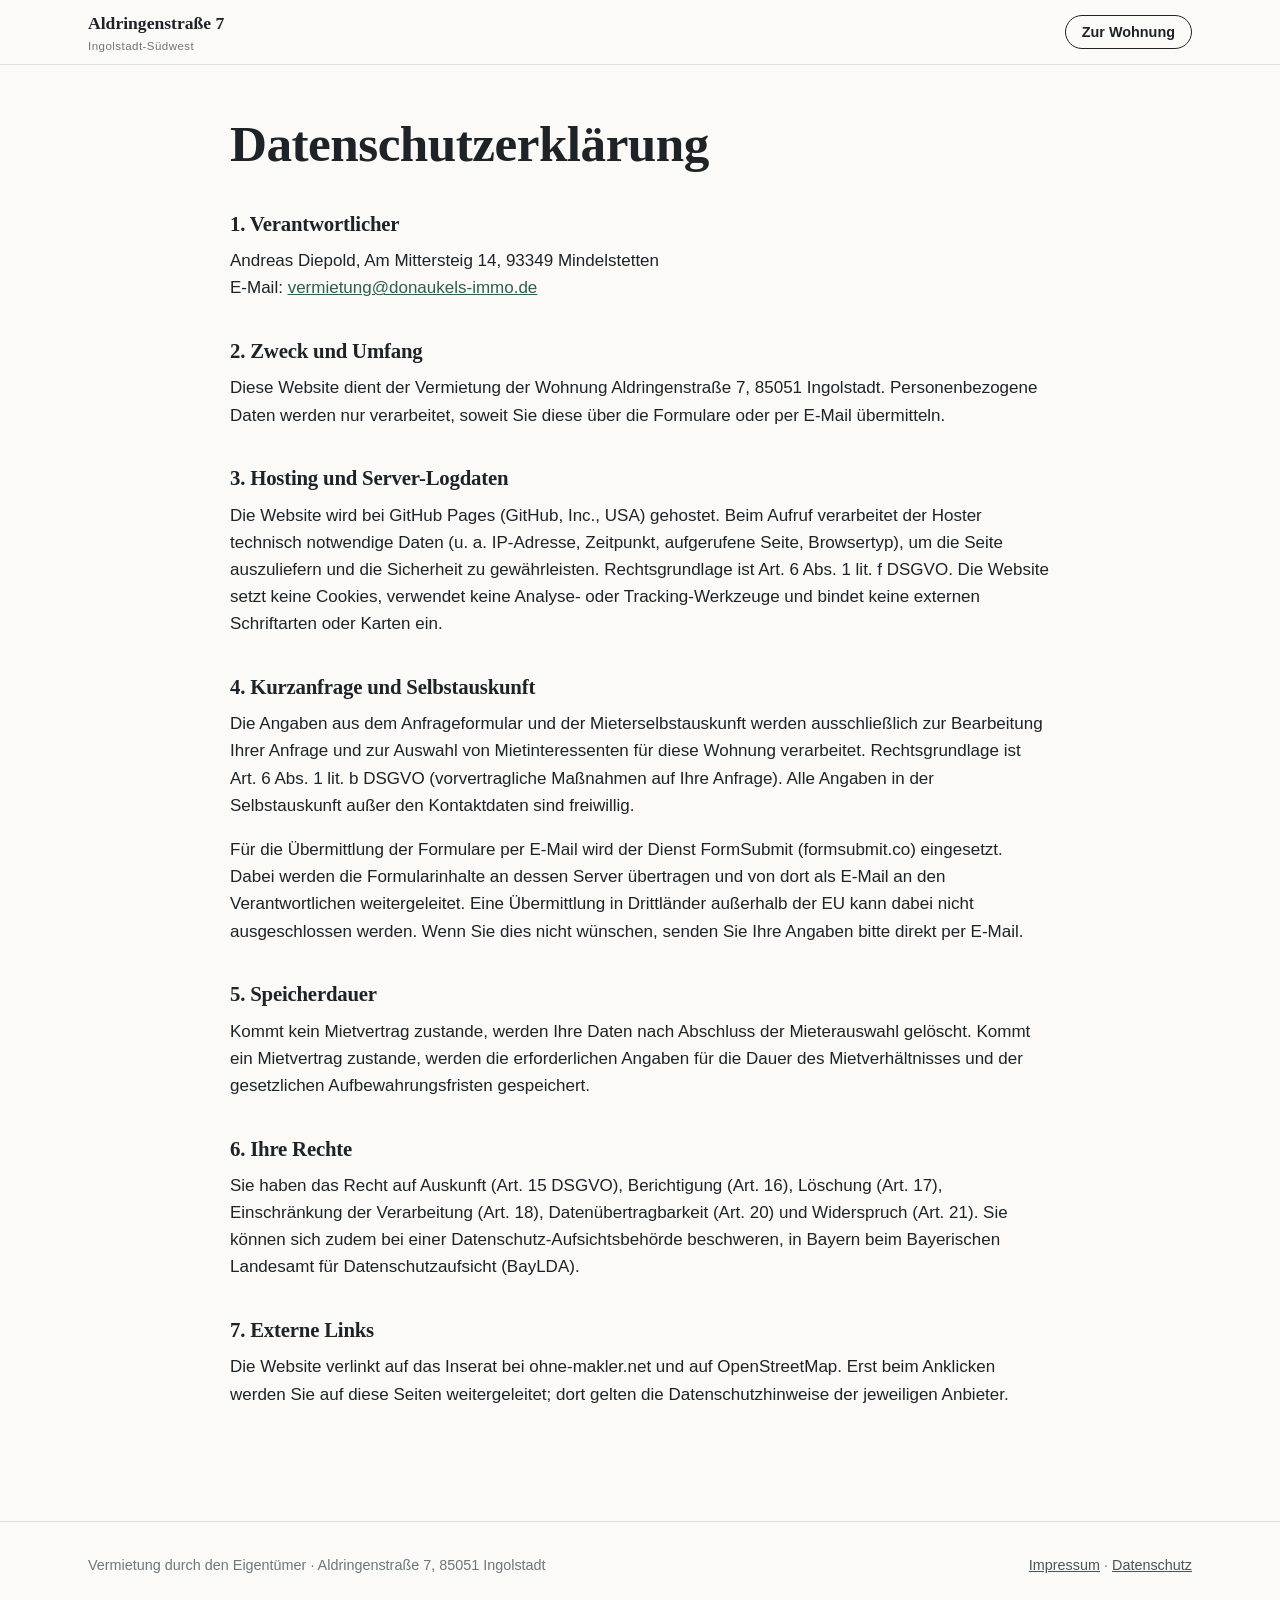
<file: datenschutz.html>
<!doctype html>
<html lang="de">
<head>
  <meta charset="utf-8">
  <meta name="viewport" content="width=device-width, initial-scale=1">
  <title>Datenschutz – Aldringenstraße 7</title>
  <meta name="robots" content="noindex">
  <link rel="icon" href="images/favicon.svg" type="image/svg+xml">
  <link rel="stylesheet" href="assets/styles.css?v=5">
</head>
<body>
<header class="site-header">
  <div class="container">
    <a class="brand" href="index.html">Aldringenstraße 7<small>Ingolstadt-Südwest</small></a>
    <a class="btn btn-outline btn-small" href="index.html">Zur Wohnung</a>
  </div>
</header>
<main class="container legal">
<h1>Datenschutzerklärung</h1>
<h2>1. Verantwortlicher</h2>
<p>Andreas Diepold, Am Mittersteig 14, 93349 Mindelstetten<br>E-Mail: <a data-email href="mailto:vermietung@donaukels-immo.de">vermietung@donaukels-immo.de</a></p>

<h2>2. Zweck und Umfang</h2>
<p>Diese Website dient der Vermietung der Wohnung Aldringenstraße 7, 85051 Ingolstadt. Personenbezogene Daten werden nur verarbeitet, soweit Sie diese über die Formulare oder per E-Mail übermitteln.</p>

<h2>3. Hosting und Server-Logdaten</h2>
<p>Die Website wird bei GitHub Pages (GitHub, Inc., USA) gehostet. Beim Aufruf verarbeitet der Hoster technisch notwendige Daten (u. a. IP-Adresse, Zeitpunkt, aufgerufene Seite, Browsertyp), um die Seite auszuliefern und die Sicherheit zu gewährleisten. Rechtsgrundlage ist Art. 6 Abs. 1 lit. f DSGVO. Die Website setzt keine Cookies, verwendet keine Analyse- oder Tracking-Werkzeuge und bindet keine externen Schriftarten oder Karten ein.</p>

<h2>4. Kurzanfrage und Selbstauskunft</h2>
<p>Die Angaben aus dem Anfrageformular und der Mieterselbstauskunft werden ausschließlich zur Bearbeitung Ihrer Anfrage und zur Auswahl von Mietinteressenten für diese Wohnung verarbeitet. Rechtsgrundlage ist Art. 6 Abs. 1 lit. b DSGVO (vorvertragliche Maßnahmen auf Ihre Anfrage). Alle Angaben in der Selbstauskunft außer den Kontaktdaten sind freiwillig.</p>
<p>Für die Übermittlung der Formulare per E-Mail wird der Dienst FormSubmit (formsubmit.co) eingesetzt. Dabei werden die Formularinhalte an dessen Server übertragen und von dort als E-Mail an den Verantwortlichen weitergeleitet. Eine Übermittlung in Drittländer außerhalb der EU kann dabei nicht ausgeschlossen werden. Wenn Sie dies nicht wünschen, senden Sie Ihre Angaben bitte direkt per E-Mail.</p>

<h2>5. Speicherdauer</h2>
<p>Kommt kein Mietvertrag zustande, werden Ihre Daten nach Abschluss der Mieterauswahl gelöscht. Kommt ein Mietvertrag zustande, werden die erforderlichen Angaben für die Dauer des Mietverhältnisses und der gesetzlichen Aufbewahrungsfristen gespeichert.</p>

<h2>6. Ihre Rechte</h2>
<p>Sie haben das Recht auf Auskunft (Art. 15 DSGVO), Berichtigung (Art. 16), Löschung (Art. 17), Einschränkung der Verarbeitung (Art. 18), Datenübertragbarkeit (Art. 20) und Widerspruch (Art. 21). Sie können sich zudem bei einer Datenschutz-Aufsichtsbehörde beschweren, in Bayern beim Bayerischen Landesamt für Datenschutzaufsicht (BayLDA).</p>

<h2>7. Externe Links</h2>
<p>Die Website verlinkt auf das Inserat bei ohne-makler.net und auf OpenStreetMap. Erst beim Anklicken werden Sie auf diese Seiten weitergeleitet; dort gelten die Datenschutzhinweise der jeweiligen Anbieter.</p>
</main>
<footer class="site-footer">
  <div class="container">
    <span>Vermietung durch den Eigentümer · Aldringenstraße 7, 85051 Ingolstadt</span>
    <span><a href="impressum.html">Impressum</a> · <a href="datenschutz.html">Datenschutz</a></span>
  </div>
</footer>
<script src="assets/config.js?v=6"></script>
<script src="assets/app.js?v=6"></script>
</body>
</html>
</file>
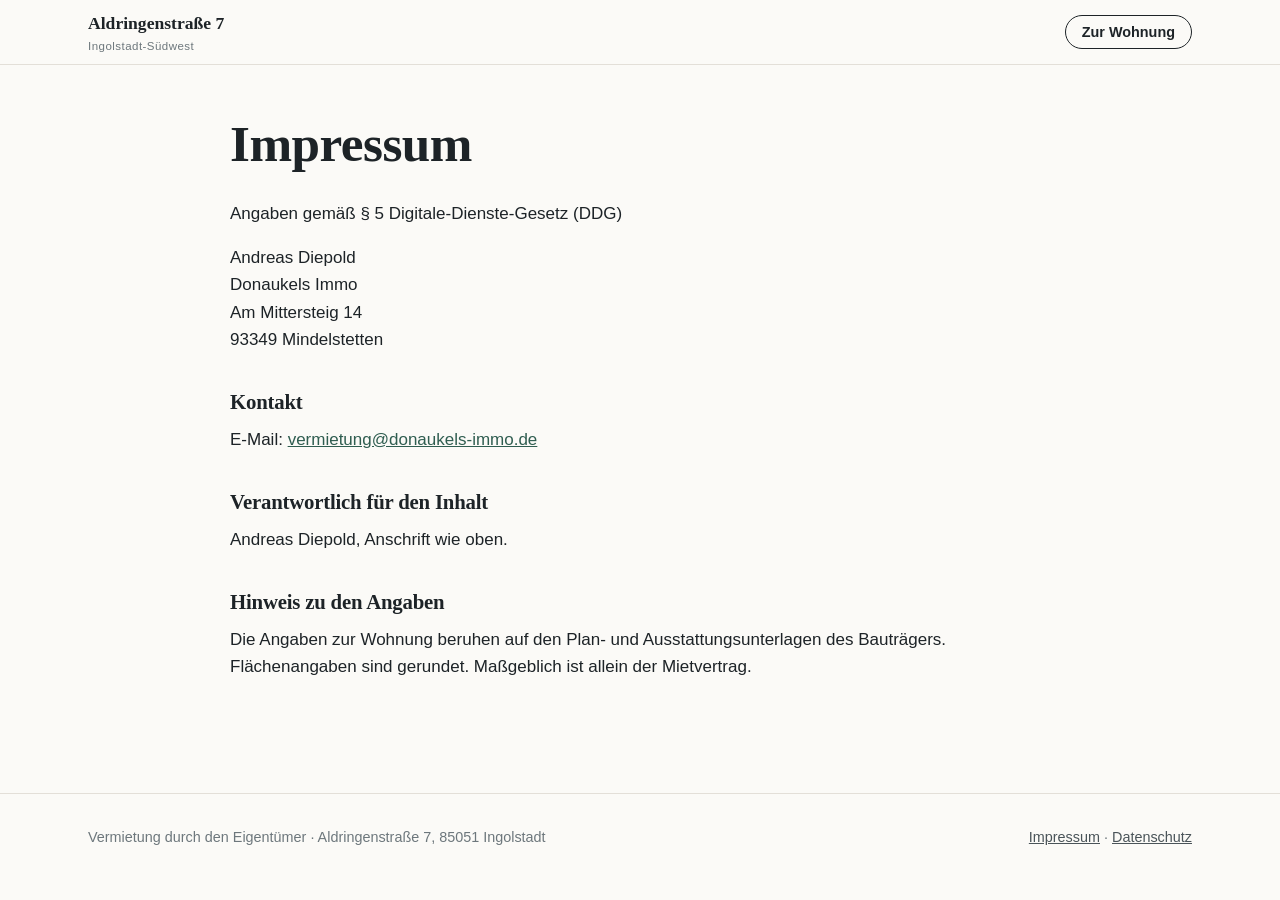
<file: impressum.html>
<!doctype html>
<html lang="de">
<head>
  <meta charset="utf-8">
  <meta name="viewport" content="width=device-width, initial-scale=1">
  <title>Impressum – Aldringenstraße 7</title>
  <meta name="robots" content="noindex">
  <link rel="icon" href="images/favicon.svg" type="image/svg+xml">
  <link rel="stylesheet" href="assets/styles.css?v=5">
</head>
<body>
<header class="site-header">
  <div class="container">
    <a class="brand" href="index.html">Aldringenstraße 7<small>Ingolstadt-Südwest</small></a>
    <a class="btn btn-outline btn-small" href="index.html">Zur Wohnung</a>
  </div>
</header>
<main class="container legal">
<h1>Impressum</h1>
<p>Angaben gemäß § 5 Digitale-Dienste-Gesetz (DDG)</p>
<p>Andreas Diepold<br>Donaukels Immo<br>Am Mittersteig 14<br>93349 Mindelstetten</p>
<h2>Kontakt</h2>
<p>E-Mail: <a data-email href="mailto:vermietung@donaukels-immo.de">vermietung@donaukels-immo.de</a></p>
<h2>Verantwortlich für den Inhalt</h2>
<p>Andreas Diepold, Anschrift wie oben.</p>
<h2>Hinweis zu den Angaben</h2>
<p>Die Angaben zur Wohnung beruhen auf den Plan- und Ausstattungsunterlagen des Bauträgers. Flächenangaben sind gerundet. Maßgeblich ist allein der Mietvertrag.</p>
</main>
<footer class="site-footer">
  <div class="container">
    <span>Vermietung durch den Eigentümer · Aldringenstraße 7, 85051 Ingolstadt</span>
    <span><a href="impressum.html">Impressum</a> · <a href="datenschutz.html">Datenschutz</a></span>
  </div>
</footer>
<script src="assets/config.js?v=6"></script>
<script src="assets/app.js?v=6"></script>
</body>
</html>
</file>
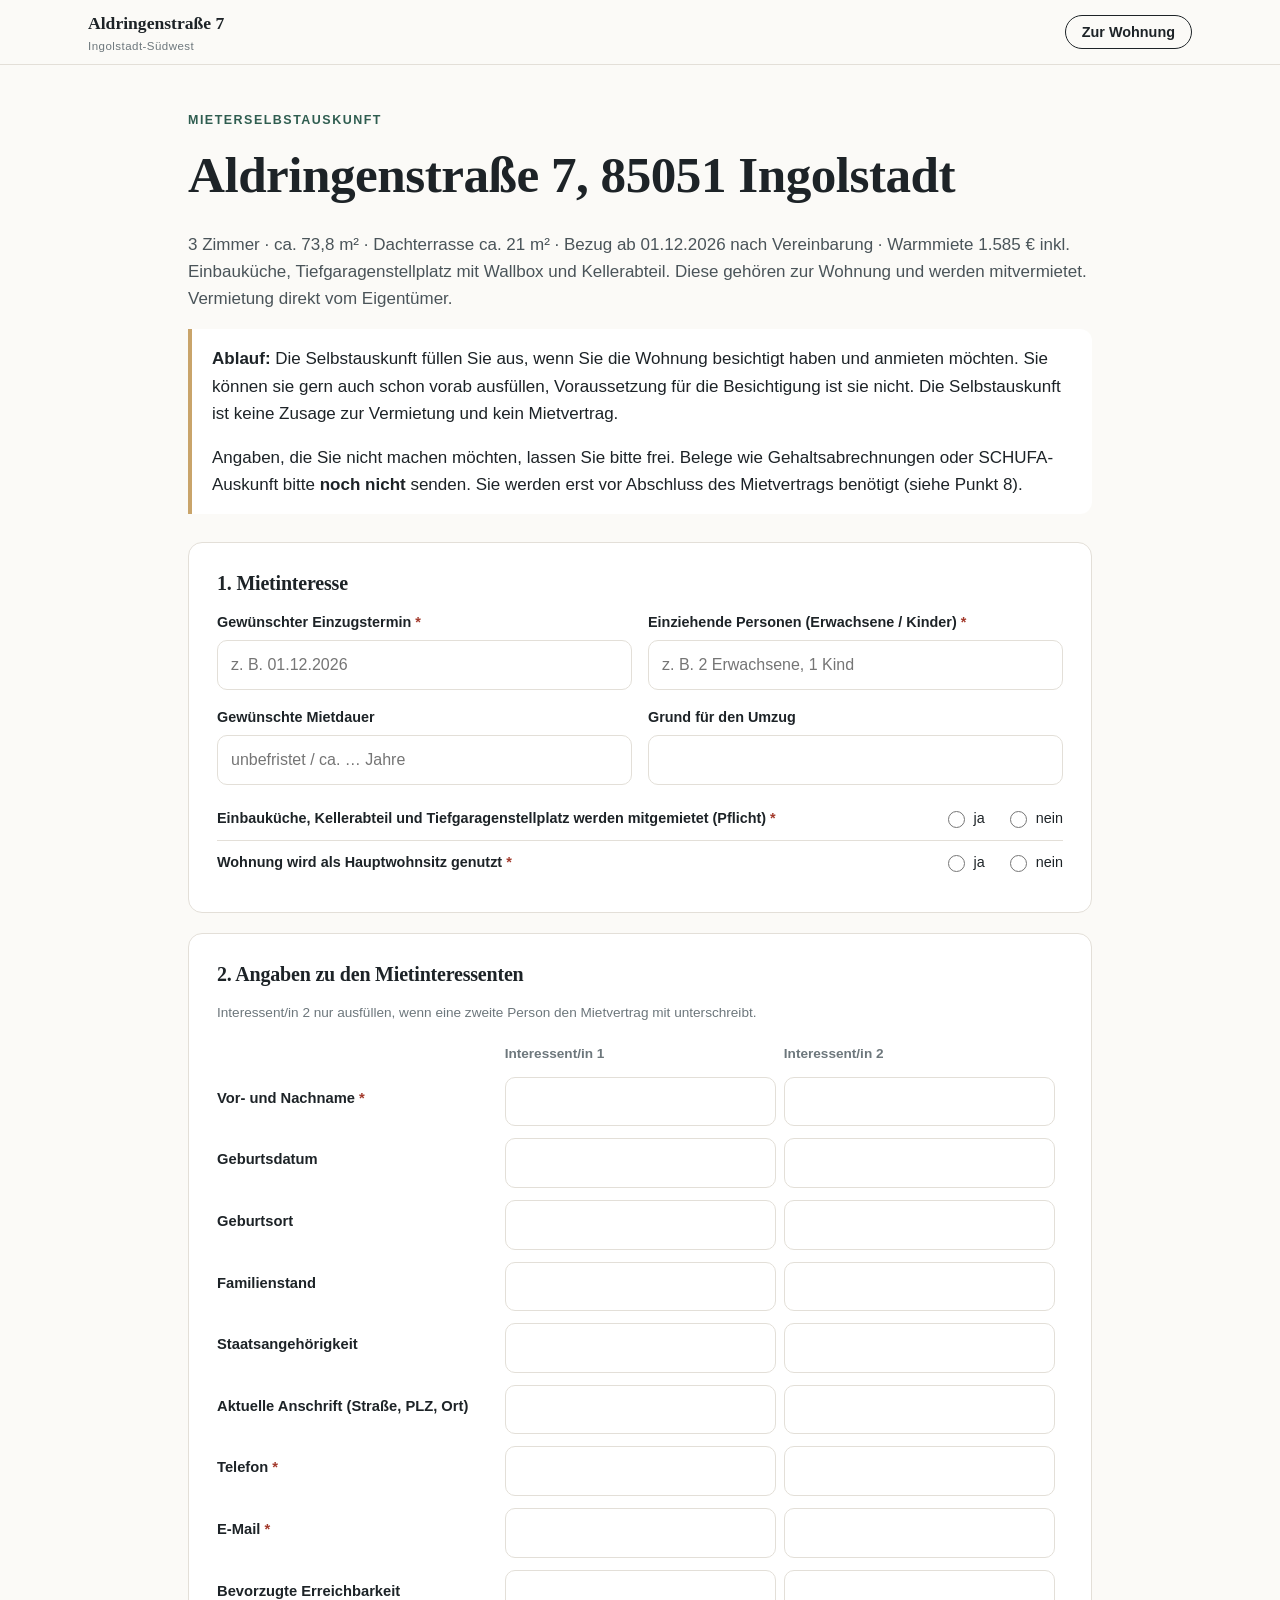
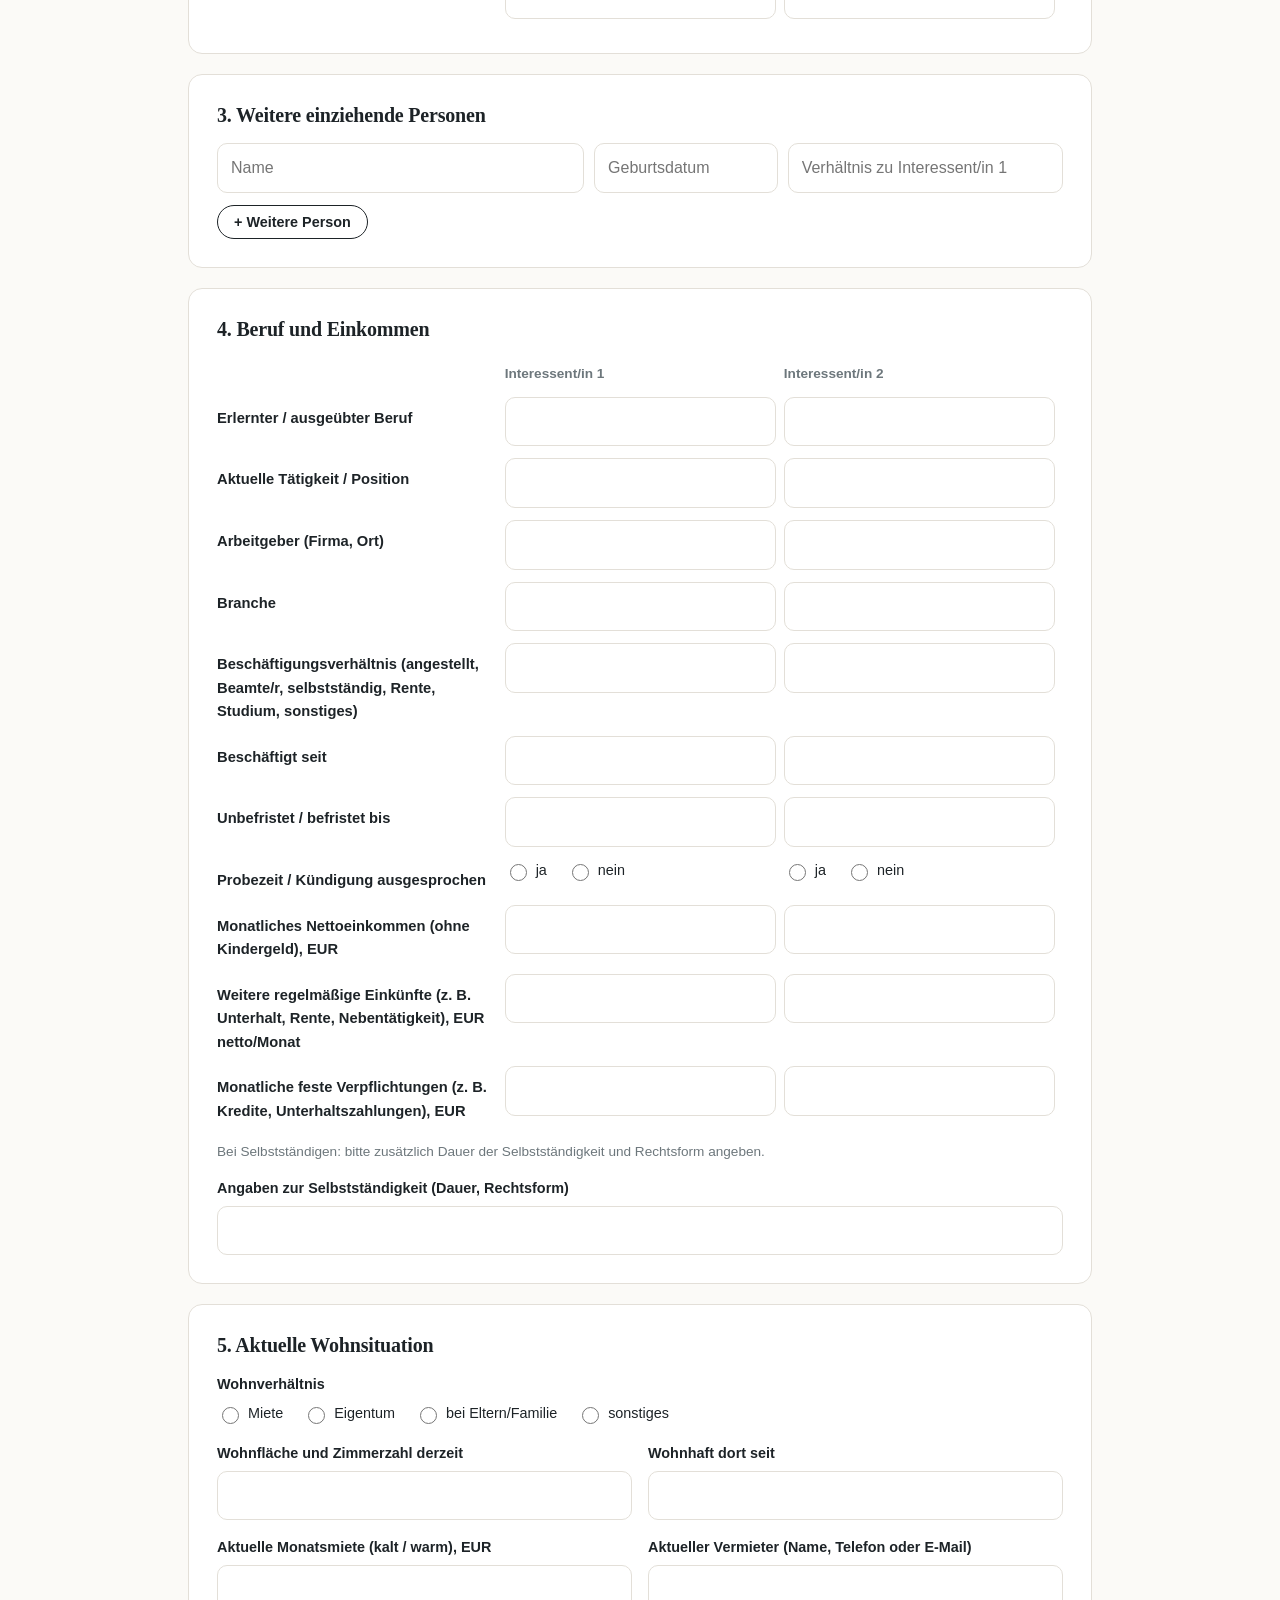
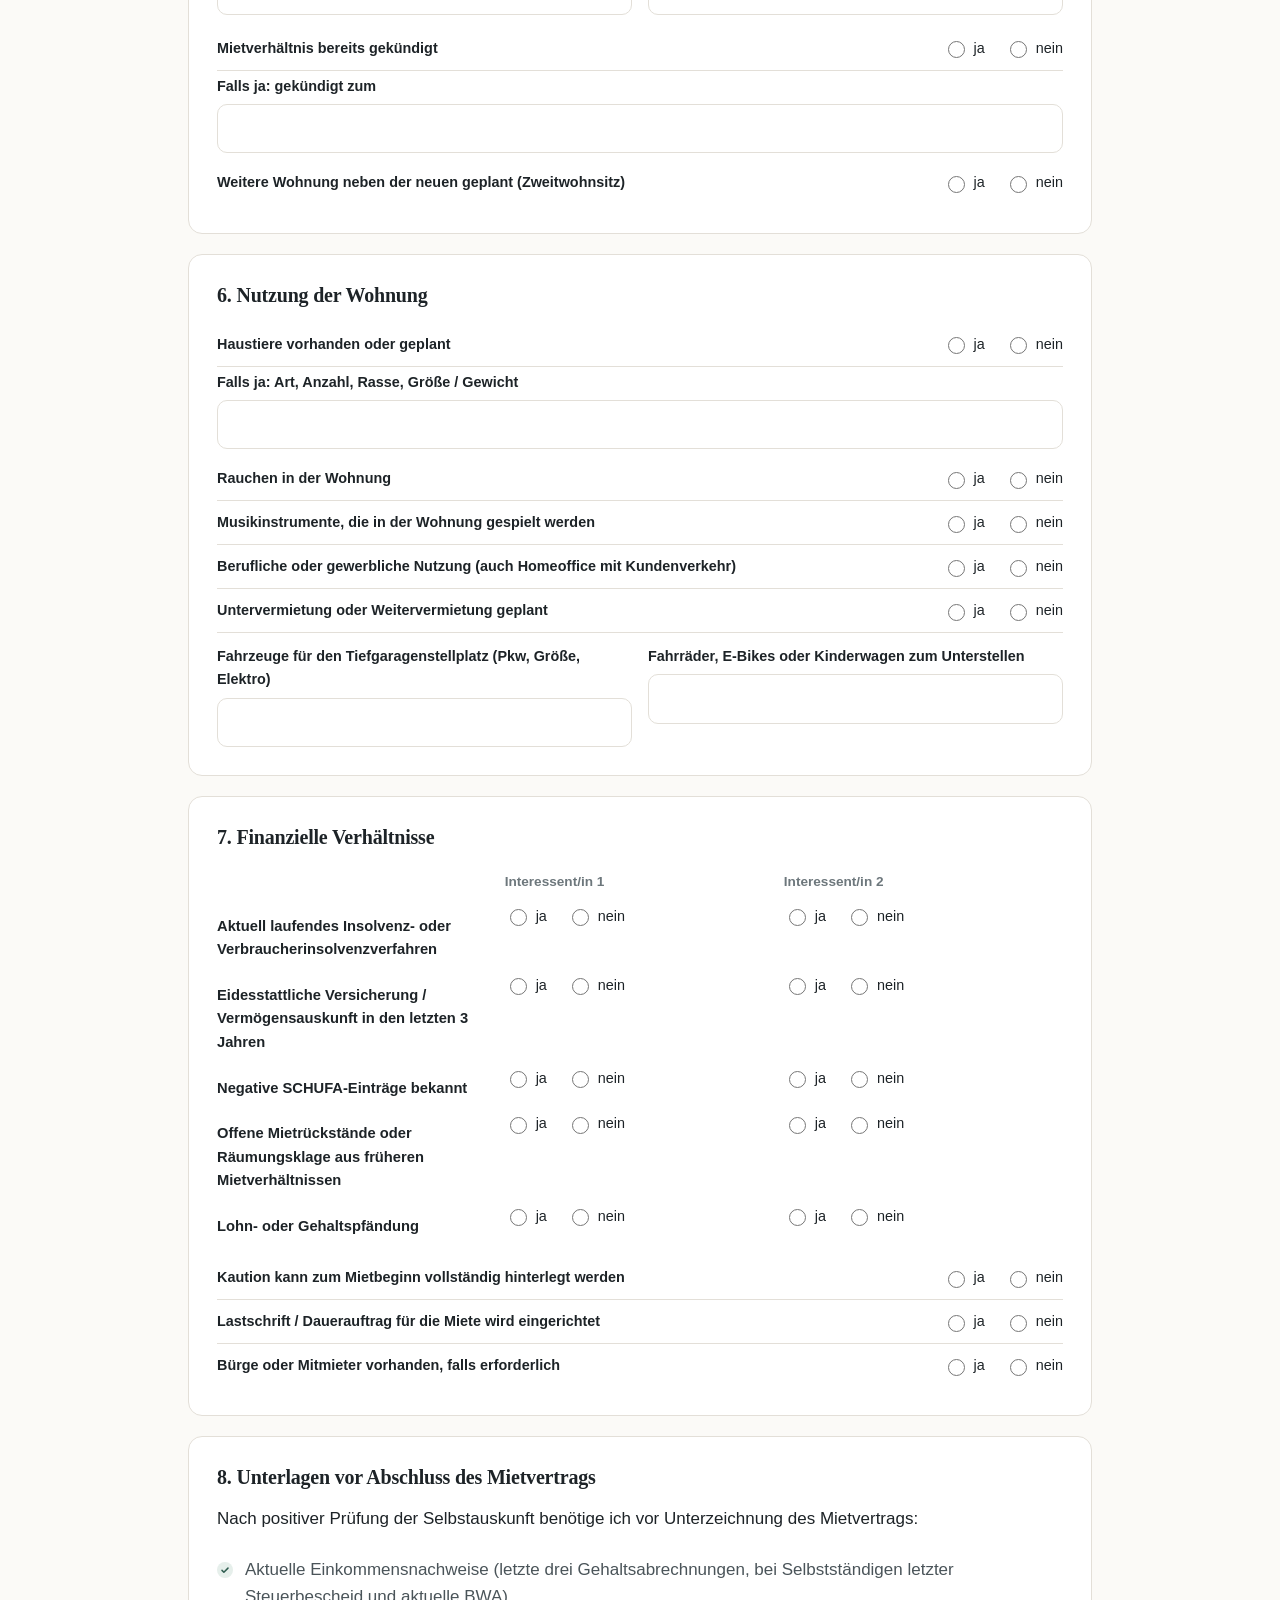
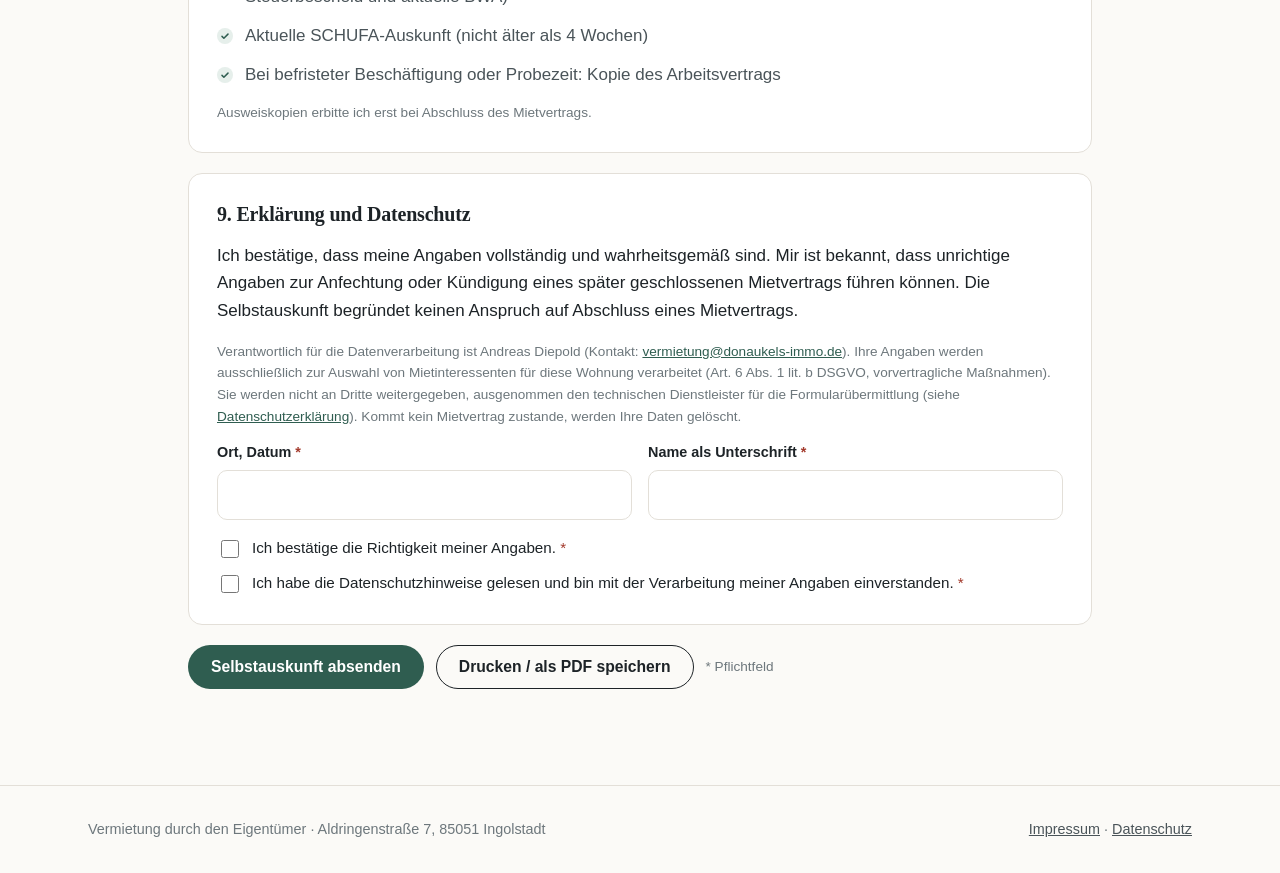
<file: selbstauskunft.html>
<!doctype html>
<html lang="de">
<head>
  <meta charset="utf-8">
  <meta name="viewport" content="width=device-width, initial-scale=1">
  <title>Mieterselbstauskunft – Aldringenstraße 7</title>
  <meta name="description" content="Mieterselbstauskunft online ausfüllen für die Neubauwohnung Aldringenstraße 7, 85051 Ingolstadt.">
  <meta name="robots" content="noindex">
  <meta name="theme-color" content="#2f5d50">
  <link rel="icon" href="images/favicon.svg" type="image/svg+xml">
  <link rel="stylesheet" href="assets/styles.css?v=5">
</head>
<body>

<header class="site-header">
  <div class="container">
    <a class="brand" href="index.html">Aldringenstraße 7<small>Ingolstadt-Südwest</small></a>
    <a class="btn btn-outline btn-small" href="index.html">Zur Wohnung</a>
  </div>
</header>

<main class="section" style="padding-top:40px">
  <div class="container" style="max-width:960px">
    <span class="eyebrow">Mieterselbstauskunft</span>
    <h1>Aldringenstraße 7, 85051 Ingolstadt</h1>
    <p class="lead" style="color:var(--ink-soft)">3 Zimmer · ca. 73,8 m² · Dachterrasse ca. 21 m² · Bezug ab 01.12.2026 nach Vereinbarung · Warmmiete 1.585 € inkl. Einbauküche, Tiefgaragenstellplatz mit Wallbox und Kellerabteil. Diese gehören zur Wohnung und werden mitvermietet. Vermietung direkt vom Eigentümer.</p>

    <div class="notice" style="margin:0 0 28px">
      <p><strong>Ablauf:</strong> Die Selbstauskunft füllen Sie aus, wenn Sie die Wohnung besichtigt haben und anmieten möchten. Sie können sie gern auch schon vorab ausfüllen, Voraussetzung für die Besichtigung ist sie nicht. Die Selbstauskunft ist keine Zusage zur Vermietung und kein Mietvertrag.</p>
      <p style="margin:0">Angaben, die Sie nicht machen möchten, lassen Sie bitte frei. Belege wie Gehaltsabrechnungen oder SCHUFA-Auskunft bitte <strong>noch nicht</strong> senden. Sie werden erst vor Abschluss des Mietvertrags benötigt (siehe Punkt 8).</p>
    </div>

    <form data-send data-subject="Selbstauskunft Aldringenstraße 7"
          data-success="Vielen Dank. Ihre Selbstauskunft ist eingegangen. Ich melde mich nach der Prüfung bei Ihnen.">
<section class="sa-section"><h2>1. Mietinteresse</h2><div class="form-grid two"><div class="field"><label for="f-18565117">Gewünschter Einzugstermin <span class="req">*</span></label><input id="f-18565117" type="text" name="Gewünschter Einzugstermin" placeholder="z. B. 01.12.2026" required></div><div class="field"><label for="f-73634924">Einziehende Personen (Erwachsene / Kinder) <span class="req">*</span></label><input id="f-73634924" type="text" name="Einziehende Personen" placeholder="z. B. 2 Erwachsene, 1 Kind" required></div><div class="field"><label for="f-85596379">Gewünschte Mietdauer</label><input id="f-85596379" type="text" name="Gewünschte Mietdauer" placeholder="unbefristet / ca. … Jahre"></div><div class="field"><label for="f-44734315">Grund für den Umzug</label><input id="f-44734315" type="text" name="Grund für den Umzug"></div></div><div style="margin-top:12px"><div class="yn-row"><span class="label">Einbauküche, Kellerabteil und Tiefgaragenstellplatz werden mitgemietet (Pflicht) <span class="req">*</span></span><div class="radio-row"><label><input type="radio" name="Küche/Keller/TG werden mitgemietet" value="ja" required> ja</label><label><input type="radio" name="Küche/Keller/TG werden mitgemietet" value="nein"> nein</label></div></div><div class="yn-row"><span class="label">Wohnung wird als Hauptwohnsitz genutzt <span class="req">*</span></span><div class="radio-row"><label><input type="radio" name="Hauptwohnsitz" value="ja" required> ja</label><label><input type="radio" name="Hauptwohnsitz" value="nein"> nein</label></div></div></div></section>
<section class="sa-section"><h2>2. Angaben zu den Mietinteressenten</h2><p class="small-print">Interessent/in 2 nur ausfüllen, wenn eine zweite Person den Mietvertrag mit unterschreibt.</p><table class="pair-table"><thead><tr><th></th><th>Interessent/in 1</th><th>Interessent/in 2</th></tr></thead><tbody><tr><td>Vor- und Nachname <span class="req">*</span></td><td data-label="Interessent/in 1"><input type="text" name="I1 – Name" aria-label="Vor- und Nachname, Interessent/in 1" autocomplete="name" required></td><td data-label="Interessent/in 2"><input type="text" name="I2 – Name" aria-label="Vor- und Nachname, Interessent/in 2"></td></tr><tr><td>Geburtsdatum</td><td data-label="Interessent/in 1"><input type="text" name="I1 – Geburtsdatum" aria-label="Geburtsdatum, Interessent/in 1"></td><td data-label="Interessent/in 2"><input type="text" name="I2 – Geburtsdatum" aria-label="Geburtsdatum, Interessent/in 2"></td></tr><tr><td>Geburtsort</td><td data-label="Interessent/in 1"><input type="text" name="I1 – Geburtsort" aria-label="Geburtsort, Interessent/in 1"></td><td data-label="Interessent/in 2"><input type="text" name="I2 – Geburtsort" aria-label="Geburtsort, Interessent/in 2"></td></tr><tr><td>Familienstand</td><td data-label="Interessent/in 1"><input type="text" name="I1 – Familienstand" aria-label="Familienstand, Interessent/in 1"></td><td data-label="Interessent/in 2"><input type="text" name="I2 – Familienstand" aria-label="Familienstand, Interessent/in 2"></td></tr><tr><td>Staatsangehörigkeit</td><td data-label="Interessent/in 1"><input type="text" name="I1 – Staatsangehörigkeit" aria-label="Staatsangehörigkeit, Interessent/in 1"></td><td data-label="Interessent/in 2"><input type="text" name="I2 – Staatsangehörigkeit" aria-label="Staatsangehörigkeit, Interessent/in 2"></td></tr><tr><td>Aktuelle Anschrift (Straße, PLZ, Ort)</td><td data-label="Interessent/in 1"><input type="text" name="I1 – Anschrift" aria-label="Aktuelle Anschrift (Straße, PLZ, Ort), Interessent/in 1" autocomplete="street-address"></td><td data-label="Interessent/in 2"><input type="text" name="I2 – Anschrift" aria-label="Aktuelle Anschrift (Straße, PLZ, Ort), Interessent/in 2"></td></tr><tr><td>Telefon <span class="req">*</span></td><td data-label="Interessent/in 1"><input type="tel" name="I1 – Telefon" aria-label="Telefon, Interessent/in 1" autocomplete="tel" required></td><td data-label="Interessent/in 2"><input type="tel" name="I2 – Telefon" aria-label="Telefon, Interessent/in 2"></td></tr><tr><td>E-Mail <span class="req">*</span></td><td data-label="Interessent/in 1"><input type="email" name="I1 – E-Mail" aria-label="E-Mail, Interessent/in 1" autocomplete="email" required></td><td data-label="Interessent/in 2"><input type="email" name="I2 – E-Mail" aria-label="E-Mail, Interessent/in 2"></td></tr><tr><td>Bevorzugte Erreichbarkeit</td><td data-label="Interessent/in 1"><input type="text" name="I1 – Erreichbarkeit" aria-label="Bevorzugte Erreichbarkeit, Interessent/in 1"></td><td data-label="Interessent/in 2"><input type="text" name="I2 – Erreichbarkeit" aria-label="Bevorzugte Erreichbarkeit, Interessent/in 2"></td></tr></tbody></table></section>
<section class="sa-section"><h2>3. Weitere einziehende Personen</h2><div class="person-rows" id="person-rows"><div class="person-row"><input type="text" name="Weitere Person 1 – Name" placeholder="Name" aria-label="Name"><input type="text" name="Weitere Person 1 – Geburtsdatum" placeholder="Geburtsdatum" aria-label="Geburtsdatum"><input type="text" name="Weitere Person 1 – Verhältnis" placeholder="Verhältnis zu Interessent/in 1" aria-label="Verhältnis"></div></div><p style="margin:12px 0 0"><button type="button" class="btn btn-outline btn-small no-print" id="add-person">+ Weitere Person</button></p></section>
<section class="sa-section"><h2>4. Beruf und Einkommen</h2><table class="pair-table"><thead><tr><th></th><th>Interessent/in 1</th><th>Interessent/in 2</th></tr></thead><tbody><tr><td>Erlernter / ausgeübter Beruf</td><td data-label="Interessent/in 1"><input type="text" name="I1 – Beruf" aria-label="Erlernter / ausgeübter Beruf, Interessent/in 1"></td><td data-label="Interessent/in 2"><input type="text" name="I2 – Beruf" aria-label="Erlernter / ausgeübter Beruf, Interessent/in 2"></td></tr><tr><td>Aktuelle Tätigkeit / Position</td><td data-label="Interessent/in 1"><input type="text" name="I1 – Position" aria-label="Aktuelle Tätigkeit / Position, Interessent/in 1"></td><td data-label="Interessent/in 2"><input type="text" name="I2 – Position" aria-label="Aktuelle Tätigkeit / Position, Interessent/in 2"></td></tr><tr><td>Arbeitgeber (Firma, Ort)</td><td data-label="Interessent/in 1"><input type="text" name="I1 – Arbeitgeber" aria-label="Arbeitgeber (Firma, Ort), Interessent/in 1"></td><td data-label="Interessent/in 2"><input type="text" name="I2 – Arbeitgeber" aria-label="Arbeitgeber (Firma, Ort), Interessent/in 2"></td></tr><tr><td>Branche</td><td data-label="Interessent/in 1"><input type="text" name="I1 – Branche" aria-label="Branche, Interessent/in 1"></td><td data-label="Interessent/in 2"><input type="text" name="I2 – Branche" aria-label="Branche, Interessent/in 2"></td></tr><tr><td>Beschäftigungsverhältnis (angestellt, Beamte/r, selbstständig, Rente, Studium, sonstiges)</td><td data-label="Interessent/in 1"><input type="text" name="I1 – Beschäftigungsverhältnis" aria-label="Beschäftigungsverhältnis (angestellt, Beamte/r, selbstständig, Rente, Studium, sonstiges), Interessent/in 1"></td><td data-label="Interessent/in 2"><input type="text" name="I2 – Beschäftigungsverhältnis" aria-label="Beschäftigungsverhältnis (angestellt, Beamte/r, selbstständig, Rente, Studium, sonstiges), Interessent/in 2"></td></tr><tr><td>Beschäftigt seit</td><td data-label="Interessent/in 1"><input type="text" name="I1 – Beschäftigt seit" aria-label="Beschäftigt seit, Interessent/in 1"></td><td data-label="Interessent/in 2"><input type="text" name="I2 – Beschäftigt seit" aria-label="Beschäftigt seit, Interessent/in 2"></td></tr><tr><td>Unbefristet / befristet bis</td><td data-label="Interessent/in 1"><input type="text" name="I1 – Befristung" aria-label="Unbefristet / befristet bis, Interessent/in 1"></td><td data-label="Interessent/in 2"><input type="text" name="I2 – Befristung" aria-label="Unbefristet / befristet bis, Interessent/in 2"></td></tr><tr><td>Probezeit / Kündigung ausgesprochen</td><td data-label="Interessent/in 1"><div class="radio-row"><label><input type="radio" name="I1 – Probezeit/Kündigung" value="ja"> ja</label><label><input type="radio" name="I1 – Probezeit/Kündigung" value="nein"> nein</label></div></td><td data-label="Interessent/in 2"><div class="radio-row"><label><input type="radio" name="I2 – Probezeit/Kündigung" value="ja"> ja</label><label><input type="radio" name="I2 – Probezeit/Kündigung" value="nein"> nein</label></div></td></tr><tr><td>Monatliches Nettoeinkommen (ohne Kindergeld), EUR</td><td data-label="Interessent/in 1"><input type="text" name="I1 – Nettoeinkommen EUR" aria-label="Monatliches Nettoeinkommen (ohne Kindergeld), EUR, Interessent/in 1"></td><td data-label="Interessent/in 2"><input type="text" name="I2 – Nettoeinkommen EUR" aria-label="Monatliches Nettoeinkommen (ohne Kindergeld), EUR, Interessent/in 2"></td></tr><tr><td>Weitere regelmäßige Einkünfte (z. B. Unterhalt, Rente, Nebentätigkeit), EUR netto/Monat</td><td data-label="Interessent/in 1"><input type="text" name="I1 – Weitere Einkünfte EUR" aria-label="Weitere regelmäßige Einkünfte (z. B. Unterhalt, Rente, Nebentätigkeit), EUR netto/Monat, Interessent/in 1"></td><td data-label="Interessent/in 2"><input type="text" name="I2 – Weitere Einkünfte EUR" aria-label="Weitere regelmäßige Einkünfte (z. B. Unterhalt, Rente, Nebentätigkeit), EUR netto/Monat, Interessent/in 2"></td></tr><tr><td>Monatliche feste Verpflichtungen (z. B. Kredite, Unterhaltszahlungen), EUR</td><td data-label="Interessent/in 1"><input type="text" name="I1 – Feste Verpflichtungen EUR" aria-label="Monatliche feste Verpflichtungen (z. B. Kredite, Unterhaltszahlungen), EUR, Interessent/in 1"></td><td data-label="Interessent/in 2"><input type="text" name="I2 – Feste Verpflichtungen EUR" aria-label="Monatliche feste Verpflichtungen (z. B. Kredite, Unterhaltszahlungen), EUR, Interessent/in 2"></td></tr></tbody></table><p class="small-print" style="margin-top:12px">Bei Selbstständigen: bitte zusätzlich Dauer der Selbstständigkeit und Rechtsform angeben.</p><div class="form-grid"><div class="field"><label for="f-74604259">Angaben zur Selbstständigkeit (Dauer, Rechtsform)</label><input id="f-74604259" type="text" name="Selbstständigkeit Dauer/Rechtsform"></div></div></section>
<section class="sa-section"><h2>5. Aktuelle Wohnsituation</h2><div class="field"><span class="label">Wohnverhältnis</span><div class="radio-row"><label><input type="radio" name="Wohnverhältnis" value="Miete"> Miete</label><label><input type="radio" name="Wohnverhältnis" value="Eigentum"> Eigentum</label><label><input type="radio" name="Wohnverhältnis" value="bei Eltern/Familie"> bei Eltern/Familie</label><label><input type="radio" name="Wohnverhältnis" value="sonstiges"> sonstiges</label></div></div><div class="form-grid two" style="margin-top:16px"><div class="field"><label for="f-54825942">Wohnfläche und Zimmerzahl derzeit</label><input id="f-54825942" type="text" name="Aktuelle Wohnfläche/Zimmer"></div><div class="field"><label for="f-56082495">Wohnhaft dort seit</label><input id="f-56082495" type="text" name="Wohnhaft seit"></div><div class="field"><label for="f-54969800">Aktuelle Monatsmiete (kalt / warm), EUR</label><input id="f-54969800" type="text" name="Aktuelle Miete kalt/warm"></div><div class="field"><label for="f-48717702">Aktueller Vermieter (Name, Telefon oder E-Mail)</label><input id="f-48717702" type="text" name="Aktueller Vermieter"></div></div><div style="margin-top:12px"><div class="yn-row"><span class="label">Mietverhältnis bereits gekündigt</span><div class="radio-row"><label><input type="radio" name="Mietverhältnis gekündigt" value="ja"> ja</label><label><input type="radio" name="Mietverhältnis gekündigt" value="nein"> nein</label></div></div><div class="form-grid" style="margin:4px 0 8px"><div class="field"><label for="f-71188879">Falls ja: gekündigt zum</label><input id="f-71188879" type="text" name="Gekündigt zum"></div></div><div class="yn-row"><span class="label">Weitere Wohnung neben der neuen geplant (Zweitwohnsitz)</span><div class="radio-row"><label><input type="radio" name="Zweitwohnsitz geplant" value="ja"> ja</label><label><input type="radio" name="Zweitwohnsitz geplant" value="nein"> nein</label></div></div></div></section>
<section class="sa-section"><h2>6. Nutzung der Wohnung</h2><div class="yn-row"><span class="label">Haustiere vorhanden oder geplant</span><div class="radio-row"><label><input type="radio" name="Haustiere" value="ja"> ja</label><label><input type="radio" name="Haustiere" value="nein"> nein</label></div></div><div class="form-grid" style="margin:4px 0 8px"><div class="field"><label for="f-39017026">Falls ja: Art, Anzahl, Rasse, Größe / Gewicht</label><input id="f-39017026" type="text" name="Haustiere Details"></div></div><div class="yn-row"><span class="label">Rauchen in der Wohnung</span><div class="radio-row"><label><input type="radio" name="Rauchen" value="ja"> ja</label><label><input type="radio" name="Rauchen" value="nein"> nein</label></div></div><div class="yn-row"><span class="label">Musikinstrumente, die in der Wohnung gespielt werden</span><div class="radio-row"><label><input type="radio" name="Musikinstrumente" value="ja"> ja</label><label><input type="radio" name="Musikinstrumente" value="nein"> nein</label></div></div><div class="yn-row"><span class="label">Berufliche oder gewerbliche Nutzung (auch Homeoffice mit Kundenverkehr)</span><div class="radio-row"><label><input type="radio" name="Gewerbliche Nutzung" value="ja"> ja</label><label><input type="radio" name="Gewerbliche Nutzung" value="nein"> nein</label></div></div><div class="yn-row"><span class="label">Untervermietung oder Weitervermietung geplant</span><div class="radio-row"><label><input type="radio" name="Untervermietung" value="ja"> ja</label><label><input type="radio" name="Untervermietung" value="nein"> nein</label></div></div><div class="form-grid two" style="margin-top:12px"><div class="field"><label for="f-89327851">Fahrzeuge für den Tiefgaragenstellplatz (Pkw, Größe, Elektro)</label><input id="f-89327851" type="text" name="Fahrzeuge"></div><div class="field"><label for="f-61514313">Fahrräder, E-Bikes oder Kinderwagen zum Unterstellen</label><input id="f-61514313" type="text" name="Fahrräder/Kinderwagen"></div></div></section>
<section class="sa-section"><h2>7. Finanzielle Verhältnisse</h2><table class="pair-table"><thead><tr><th></th><th>Interessent/in 1</th><th>Interessent/in 2</th></tr></thead><tbody><tr><td>Aktuell laufendes Insolvenz- oder Verbraucherinsolvenzverfahren</td><td data-label="Interessent/in 1"><div class="radio-row"><label><input type="radio" name="I1 – Insolvenzverfahren" value="ja"> ja</label><label><input type="radio" name="I1 – Insolvenzverfahren" value="nein"> nein</label></div></td><td data-label="Interessent/in 2"><div class="radio-row"><label><input type="radio" name="I2 – Insolvenzverfahren" value="ja"> ja</label><label><input type="radio" name="I2 – Insolvenzverfahren" value="nein"> nein</label></div></td></tr><tr><td>Eidesstattliche Versicherung / Vermögensauskunft in den letzten 3 Jahren</td><td data-label="Interessent/in 1"><div class="radio-row"><label><input type="radio" name="I1 – Vermögensauskunft 3 Jahre" value="ja"> ja</label><label><input type="radio" name="I1 – Vermögensauskunft 3 Jahre" value="nein"> nein</label></div></td><td data-label="Interessent/in 2"><div class="radio-row"><label><input type="radio" name="I2 – Vermögensauskunft 3 Jahre" value="ja"> ja</label><label><input type="radio" name="I2 – Vermögensauskunft 3 Jahre" value="nein"> nein</label></div></td></tr><tr><td>Negative SCHUFA-Einträge bekannt</td><td data-label="Interessent/in 1"><div class="radio-row"><label><input type="radio" name="I1 – Negative SCHUFA" value="ja"> ja</label><label><input type="radio" name="I1 – Negative SCHUFA" value="nein"> nein</label></div></td><td data-label="Interessent/in 2"><div class="radio-row"><label><input type="radio" name="I2 – Negative SCHUFA" value="ja"> ja</label><label><input type="radio" name="I2 – Negative SCHUFA" value="nein"> nein</label></div></td></tr><tr><td>Offene Mietrückstände oder Räumungsklage aus früheren Mietverhältnissen</td><td data-label="Interessent/in 1"><div class="radio-row"><label><input type="radio" name="I1 – Mietrückstände/Räumungsklage" value="ja"> ja</label><label><input type="radio" name="I1 – Mietrückstände/Räumungsklage" value="nein"> nein</label></div></td><td data-label="Interessent/in 2"><div class="radio-row"><label><input type="radio" name="I2 – Mietrückstände/Räumungsklage" value="ja"> ja</label><label><input type="radio" name="I2 – Mietrückstände/Räumungsklage" value="nein"> nein</label></div></td></tr><tr><td>Lohn- oder Gehaltspfändung</td><td data-label="Interessent/in 1"><div class="radio-row"><label><input type="radio" name="I1 – Lohnpfändung" value="ja"> ja</label><label><input type="radio" name="I1 – Lohnpfändung" value="nein"> nein</label></div></td><td data-label="Interessent/in 2"><div class="radio-row"><label><input type="radio" name="I2 – Lohnpfändung" value="ja"> ja</label><label><input type="radio" name="I2 – Lohnpfändung" value="nein"> nein</label></div></td></tr></tbody></table><div style="margin-top:12px"><div class="yn-row"><span class="label">Kaution kann zum Mietbeginn vollständig hinterlegt werden</span><div class="radio-row"><label><input type="radio" name="Kaution vollständig" value="ja"> ja</label><label><input type="radio" name="Kaution vollständig" value="nein"> nein</label></div></div><div class="yn-row"><span class="label">Lastschrift / Dauerauftrag für die Miete wird eingerichtet</span><div class="radio-row"><label><input type="radio" name="Lastschrift/Dauerauftrag" value="ja"> ja</label><label><input type="radio" name="Lastschrift/Dauerauftrag" value="nein"> nein</label></div></div><div class="yn-row"><span class="label">Bürge oder Mitmieter vorhanden, falls erforderlich</span><div class="radio-row"><label><input type="radio" name="Bürge/Mitmieter" value="ja"> ja</label><label><input type="radio" name="Bürge/Mitmieter" value="nein"> nein</label></div></div></div></section>
<section class="sa-section"><h2>8. Unterlagen vor Abschluss des Mietvertrags</h2>
  <p>Nach positiver Prüfung der Selbstauskunft benötige ich vor Unterzeichnung des Mietvertrags:</p>
  <ul class="check-list">
    <li>Aktuelle Einkommensnachweise (letzte drei Gehaltsabrechnungen, bei Selbstständigen letzter Steuerbescheid und aktuelle BWA)</li>
    <li>Aktuelle SCHUFA-Auskunft (nicht älter als 4 Wochen)</li>
    <li>Bei befristeter Beschäftigung oder Probezeit: Kopie des Arbeitsvertrags</li>
  </ul>
  <p class="small-print" style="margin:8px 0 0">Ausweiskopien erbitte ich erst bei Abschluss des Mietvertrags.</p>
</section>
<section class="sa-section"><h2>9. Erklärung und Datenschutz</h2>
  <p>Ich bestätige, dass meine Angaben vollständig und wahrheitsgemäß sind. Mir ist bekannt, dass unrichtige Angaben zur Anfechtung oder Kündigung eines später geschlossenen Mietvertrags führen können. Die Selbstauskunft begründet keinen Anspruch auf Abschluss eines Mietvertrags.</p>
  <p class="small-print">Verantwortlich für die Datenverarbeitung ist Andreas Diepold (Kontakt: <a data-email href="mailto:vermietung@donaukels-immo.de">vermietung@donaukels-immo.de</a>). Ihre Angaben werden ausschließlich zur Auswahl von Mietinteressenten für diese Wohnung verarbeitet (Art. 6 Abs. 1 lit. b DSGVO, vorvertragliche Maßnahmen). Sie werden nicht an Dritte weitergegeben, ausgenommen den technischen Dienstleister für die Formularübermittlung (siehe <a href="datenschutz.html">Datenschutzerklärung</a>). Kommt kein Mietvertrag zustande, werden Ihre Daten gelöscht.</p>
  <div class="form-grid two">
    <div class="field"><label for="sa-ort">Ort, Datum <span class="req">*</span></label><input id="sa-ort" type="text" name="Ort, Datum" required></div>
    <div class="field"><label for="sa-sig">Name als Unterschrift <span class="req">*</span></label><input id="sa-sig" type="text" name="Unterschrift (Name)" required></div>
  </div>
  <div style="margin-top:16px;display:grid;gap:10px">
    <label class="choice"><input type="checkbox" name="Erklärung Richtigkeit" value="bestätigt" required><span>Ich bestätige die Richtigkeit meiner Angaben. <span class="req">*</span></span></label>
    <label class="choice"><input type="checkbox" name="Datenschutz" value="akzeptiert" required><span>Ich habe die Datenschutzhinweise gelesen und bin mit der Verarbeitung meiner Angaben einverstanden. <span class="req">*</span></span></label>
  </div>
  <input class="hp" type="text" name="_honey" tabindex="-1" autocomplete="off" aria-hidden="true">
</section>

      <div class="form-actions">
        <button class="btn btn-primary" type="submit">Selbstauskunft absenden</button>
        <button class="btn btn-outline" type="button" id="print-form">Drucken / als PDF speichern</button>
        <span class="small-print">* Pflichtfeld</span>
      </div>
      <div class="form-status" role="status" aria-live="polite"></div>
    </form>
  </div>
</main>

<footer class="site-footer">
  <div class="container">
    <span>Vermietung durch den Eigentümer · Aldringenstraße 7, 85051 Ingolstadt</span>
    <span><a href="impressum.html">Impressum</a> · <a href="datenschutz.html">Datenschutz</a></span>
  </div>
</footer>

<script src="assets/config.js?v=6"></script>
<script src="assets/app.js?v=6"></script>
</body>
</html>
</file>
<file: assets/styles.css>
:root {
  --ink: #1d2327;
  --ink-soft: #4a5459;
  --muted: #6d777c;
  --line: #e3dfd8;
  --bg: #fbfaf7;
  --surface: #ffffff;
  --stone: #f2eee6;
  --sand: #c9a46a;
  --accent: #2f5d50;
  --accent-dark: #234a3f;
  --accent-soft: #e6efeb;
  --danger: #a33a2c;
  --radius: 14px;
  --shadow: 0 1px 2px rgba(29, 35, 39, .06), 0 8px 24px rgba(29, 35, 39, .06);
  --serif: "Iowan Old Style", "Palatino Linotype", Palatino, Georgia, serif;
  --sans: -apple-system, BlinkMacSystemFont, "Segoe UI", Roboto, "Helvetica Neue", Arial, sans-serif;
}

* { box-sizing: border-box; }
html { scroll-behavior: smooth; }
body {
  margin: 0;
  font-family: var(--sans);
  font-size: 17px;
  line-height: 1.6;
  color: var(--ink);
  background: var(--bg);
  -webkit-font-smoothing: antialiased;
}
img { max-width: 100%; display: block; }
a { color: var(--accent); }
h1, h2, h3 { font-family: var(--serif); font-weight: 600; line-height: 1.2; margin: 0 0 .5em; letter-spacing: -.01em; }
h1 { font-size: clamp(2rem, 4.4vw, 3.2rem); }
h2 { font-size: clamp(1.6rem, 3vw, 2.2rem); }
h3 { font-size: 1.2rem; }
p { margin: 0 0 1em; }

.container { width: 100%; max-width: 1160px; margin: 0 auto; padding: 0 16px; }
@media (min-width: 720px) { .container { padding: 0 28px; } }

.eyebrow {
  display: inline-block;
  font-size: .78rem;
  font-weight: 600;
  letter-spacing: .12em;
  text-transform: uppercase;
  color: var(--accent);
  margin-bottom: .8rem;
}

/* Header */
.site-header {
  position: sticky; top: 0; z-index: 50;
  background: rgba(251, 250, 247, .92);
  backdrop-filter: saturate(160%) blur(10px);
  border-bottom: 1px solid var(--line);
}
.site-header .container { display: flex; align-items: center; justify-content: space-between; height: 64px; gap: 16px; }
.brand { font-family: var(--serif); font-weight: 600; font-size: 1.1rem; color: var(--ink); text-decoration: none; white-space: nowrap; }
.brand small { display: block; font-family: var(--sans); font-weight: 500; font-size: .72rem; color: var(--muted); letter-spacing: .04em; }
.nav { display: none; gap: 22px; }
.nav a { color: var(--ink-soft); text-decoration: none; font-size: .95rem; }
.nav a:hover { color: var(--ink); }
@media (min-width: 900px) { .nav { display: flex; } }

/* Buttons */
.btn {
  display: inline-flex; align-items: center; justify-content: center; gap: 8px;
  padding: 13px 22px; border-radius: 999px;
  font: 600 .98rem/1 var(--sans);
  text-decoration: none; cursor: pointer; border: 1.5px solid transparent;
  transition: background .15s, color .15s, border-color .15s, transform .05s;
}
.btn:active { transform: translateY(1px); }
.btn-primary { background: var(--accent); color: #fff; }
.btn-primary:hover { background: var(--accent-dark); }
.btn-outline { background: transparent; color: var(--ink); border-color: var(--ink); }
.btn-outline:hover { background: var(--ink); color: #fff; }
.btn-small { padding: 9px 16px; font-size: .9rem; }
.btn svg { width: 18px; height: 18px; }

/* Hero */
.hero { padding: 40px 0 56px; }
.hero-grid { display: grid; gap: 36px; align-items: center; }
@media (min-width: 900px) { .hero-grid { grid-template-columns: 1.1fr .9fr; gap: 56px; } .hero { padding: 64px 0 80px; } }
.hero p.lead { font-size: 1.15rem; color: var(--ink-soft); max-width: 38em; }
.chips { display: flex; flex-wrap: wrap; gap: 8px; margin: 22px 0 28px; padding: 0; list-style: none; }
.chips li { background: var(--surface); border: 1px solid var(--line); border-radius: 999px; padding: 6px 14px; font-size: .92rem; font-weight: 500; }
.hero-actions { display: flex; flex-wrap: wrap; gap: 12px; }
.hero-note { margin-top: 18px; font-size: .9rem; color: var(--muted); }
.hero-media { position: relative; }
.hero-media img { width: 100%; height: auto; aspect-ratio: 4 / 3; object-fit: cover; border-radius: 22px; box-shadow: var(--shadow); }
.hero-badge {
  position: absolute; right: -10px; bottom: 22px;
  background: var(--surface); border-radius: 14px; box-shadow: var(--shadow);
  padding: 14px 18px; max-width: 250px;
}
.hero-badge strong { display: block; font-family: var(--serif); font-size: 1.25rem; }
.hero-badge span { font-size: .85rem; color: var(--muted); }
@media (max-width: 520px) { .hero-badge { right: 12px; } }

/* Sections */
section { scroll-margin-top: 72px; }
.section { padding: 64px 0; }
.section-alt { background: var(--stone); }
.section-head { max-width: 720px; margin-bottom: 36px; }
.section-head p { color: var(--ink-soft); }

/* Fact grid */
.facts { display: grid; grid-template-columns: repeat(2, 1fr); gap: 1px; background: var(--line); border: 1px solid var(--line); border-radius: var(--radius); overflow: hidden; }
@media (min-width: 720px) { .facts { grid-template-columns: repeat(4, 1fr); } }
.fact { background: var(--surface); padding: 18px 20px; }
.fact dt { font-size: .8rem; text-transform: uppercase; letter-spacing: .08em; color: var(--muted); }
.fact dd { margin: 4px 0 0; font-weight: 600; font-size: 1.05rem; }

/* Price */
.price-card { margin-top: 28px; background: var(--surface); border: 1px solid var(--line); border-radius: var(--radius); padding: 24px; display: grid; gap: 16px; }
@media (min-width: 720px) { .price-card { grid-template-columns: 1fr auto; align-items: center; } }
.price-rows { display: grid; gap: 6px; }
.price-row { display: flex; justify-content: space-between; gap: 24px; max-width: 420px; }
.price-row.total { border-top: 1px solid var(--line); padding-top: 8px; margin-top: 4px; font-weight: 700; }
.price-note { font-size: .9rem; color: var(--muted); margin: 0; }

/* Highlights */
.cards { display: grid; gap: 18px; }
@media (min-width: 640px) { .cards { grid-template-columns: repeat(2, 1fr); } }
@media (min-width: 980px) { .cards { grid-template-columns: repeat(3, 1fr); } }
.card { background: var(--surface); border: 1px solid var(--line); border-radius: var(--radius); padding: 24px; }
.card .icon { width: 42px; height: 42px; border-radius: 12px; background: var(--accent-soft); color: var(--accent); display: grid; place-items: center; margin-bottom: 14px; }
.card .icon svg { width: 22px; height: 22px; }
.card p { color: var(--ink-soft); margin: 0; font-size: .97rem; }

/* Rooms */
.rooms-grid { display: grid; gap: 32px; }
@media (min-width: 900px) { .rooms-grid { grid-template-columns: 1fr 1fr; gap: 56px; } }
.room-list { list-style: none; margin: 0; padding: 0; }
.room-list li { display: grid; grid-template-columns: 1fr auto; gap: 4px 16px; padding: 12px 0; border-bottom: 1px solid var(--line); }
.room-list .bar { grid-column: 1 / -1; height: 6px; border-radius: 3px; background: var(--line); overflow: hidden; }
.room-list .bar i { display: block; height: 100%; background: var(--sand); }
.room-list .size { font-variant-numeric: tabular-nums; font-weight: 600; }
.small-print { font-size: .85rem; color: var(--muted); }

.extras { display: grid; gap: 12px; }
.extra { display: flex; gap: 14px; align-items: flex-start; background: var(--surface); border: 1px solid var(--line); border-radius: 12px; padding: 16px 18px; }
.extra svg { flex: 0 0 22px; width: 22px; height: 22px; color: var(--accent); margin-top: 2px; }
.extra strong { display: block; }
.extra span { color: var(--ink-soft); font-size: .95rem; }

/* Feature list */
.feature-groups { display: grid; gap: 28px; }
@media (min-width: 760px) { .feature-groups { grid-template-columns: repeat(2, 1fr); } }
@media (min-width: 1040px) { .feature-groups { grid-template-columns: repeat(3, 1fr); } }
.feature-groups h3 { font-size: 1.08rem; padding-bottom: 10px; border-bottom: 2px solid var(--sand); display: inline-block; }
.check-list { list-style: none; margin: 8px 0 0; padding: 0; }
.check-list li { position: relative; padding: 6px 0 6px 28px; color: var(--ink-soft); }
.check-list li::before {
  content: ""; position: absolute; left: 0; top: 12px; width: 16px; height: 16px; border-radius: 50%;
  background: var(--accent-soft) url("data:image/svg+xml,%3Csvg xmlns='http://www.w3.org/2000/svg' viewBox='0 0 16 16'%3E%3Cpath d='M4 8.5l2.5 2.5L12 5.5' fill='none' stroke='%232f5d50' stroke-width='2' stroke-linecap='round' stroke-linejoin='round'/%3E%3C/svg%3E") center / 12px no-repeat;
}

/* Location */
.location { display: grid; gap: 32px; }
@media (min-width: 900px) { .location { grid-template-columns: 1.1fr .9fr; gap: 56px; align-items: start; } }
.location-box { background: var(--surface); border: 1px solid var(--line); border-radius: var(--radius); padding: 24px; }
.location-box address { font-style: normal; font-weight: 600; margin-bottom: 12px; }

/* Steps */
.steps { list-style: none; margin: 0; padding: 0; display: grid; gap: 16px; counter-reset: step; }
@media (min-width: 900px) { .steps { grid-template-columns: repeat(4, 1fr); } }
.steps li { counter-increment: step; background: var(--surface); border: 1px solid var(--line); border-radius: var(--radius); padding: 22px; position: relative; }
.steps li::before { content: counter(step); display: grid; place-items: center; width: 34px; height: 34px; border-radius: 50%; background: var(--ink); color: #fff; font-weight: 700; margin-bottom: 12px; }
.steps p { color: var(--ink-soft); font-size: .95rem; margin: 0; }
.notice { margin-top: 24px; padding: 16px 20px; border-left: 4px solid var(--sand); background: var(--surface); border-radius: 0 12px 12px 0; }

/* Forms */
.contact-grid { display: grid; gap: 32px; }
@media (min-width: 960px) { .contact-grid { grid-template-columns: .9fr 1.1fr; gap: 56px; } }
.form-card { background: var(--surface); border: 1px solid var(--line); border-radius: 18px; padding: 24px; box-shadow: var(--shadow); }
@media (min-width: 720px) { .form-card { padding: 32px; } }
.form-grid { display: grid; gap: 16px; }
@media (min-width: 640px) { .form-grid.two { grid-template-columns: 1fr 1fr; } }
.field { display: flex; flex-direction: column; gap: 6px; }
.field.full { grid-column: 1 / -1; }
label, .label { font-size: .9rem; font-weight: 600; color: var(--ink); }
.req { color: var(--danger); }
input[type=text], input[type=email], input[type=tel], input[type=date], input[type=number], select, textarea {
  width: 100%; font: inherit; font-size: 1rem; color: var(--ink);
  padding: 11px 13px; border: 1.5px solid var(--line); border-radius: 10px; background: #fff;
  transition: border-color .15s, box-shadow .15s;
}
textarea { min-height: 110px; resize: vertical; }
input:focus, select:focus, textarea:focus { outline: none; border-color: var(--accent); box-shadow: 0 0 0 3px var(--accent-soft); }
.choice { display: flex; gap: 10px; align-items: flex-start; font-weight: 400; font-size: .95rem; }
.choice input { margin-top: 4px; width: 18px; height: 18px; accent-color: var(--accent); flex: 0 0 auto; }
.radio-row { display: flex; flex-wrap: wrap; gap: 8px 20px; }
.radio-row label { display: inline-flex; gap: 6px; align-items: center; font-weight: 400; }
.radio-row input { accent-color: var(--accent); width: 17px; height: 17px; }
.hp { position: absolute; left: -10000px; width: 1px; height: 1px; overflow: hidden; }
.form-actions { display: flex; flex-wrap: wrap; gap: 12px; align-items: center; margin-top: 8px; }
.form-status { margin-top: 16px; padding: 14px 16px; border-radius: 10px; display: none; }
.form-status.ok { display: block; background: var(--accent-soft); color: var(--accent-dark); }
.form-status.err { display: block; background: #fbecea; color: var(--danger); }
.form-status a { color: inherit; font-weight: 600; }

/* Selbstauskunft */
.sa-section { border: 1px solid var(--line); border-radius: var(--radius); background: var(--surface); padding: 22px; margin-bottom: 20px; }
@media (min-width: 720px) { .sa-section { padding: 28px; } }
.sa-section legend, .sa-section h2 { font-size: 1.25rem; }
.sa-section > h2 { margin-bottom: 16px; }
.pair-table { width: 100%; border-collapse: collapse; }
.pair-table th { text-align: left; font-size: .85rem; color: var(--muted); font-weight: 600; padding: 6px 8px 6px 0; }
.pair-table td { padding: 6px 8px 6px 0; vertical-align: top; }
.pair-table td:first-child { width: 34%; font-size: .92rem; font-weight: 600; padding-top: 16px; }
@media (max-width: 640px) {
  .pair-table thead { display: none; }
  .pair-table, .pair-table tbody, .pair-table tr, .pair-table td { display: block; width: 100% !important; }
  .pair-table tr { padding: 10px 0; border-bottom: 1px solid var(--line); }
  .pair-table td { padding: 4px 0; }
  .pair-table td:first-child { padding-top: 0; }
  .pair-table td[data-label]::before { content: attr(data-label); display: block; font-size: .78rem; color: var(--muted); }
}
.yn-row { display: grid; gap: 8px; padding: 10px 0; border-bottom: 1px solid var(--line); }
@media (min-width: 720px) { .yn-row { grid-template-columns: 1fr auto; align-items: center; } }
.yn-row:last-child { border-bottom: 0; }
.person-rows { display: grid; gap: 10px; }
.person-row { display: grid; gap: 10px; }
@media (min-width: 640px) { .person-row { grid-template-columns: 2fr 1fr 1.5fr; } }

/* FAQ */
.faq { display: grid; gap: 12px; max-width: 860px; }
.faq details { background: var(--surface); border: 1px solid var(--line); border-radius: 12px; padding: 4px 20px; }
.faq summary { cursor: pointer; font-weight: 600; padding: 14px 0; list-style: none; display: flex; justify-content: space-between; gap: 16px; }
.faq summary::-webkit-details-marker { display: none; }
.faq summary::after { content: "+"; font-size: 1.3rem; line-height: 1; color: var(--accent); }
.faq details[open] summary::after { content: "–"; }
.faq details p { color: var(--ink-soft); }

/* CTA band */
.cta-band { background: var(--ink); color: #fff; border-radius: 22px; padding: 36px 24px; display: grid; gap: 20px; }
@media (min-width: 860px) { .cta-band { grid-template-columns: 1fr auto; align-items: center; padding: 44px; } }
.cta-band h2 { color: #fff; margin: 0 0 6px; }
.cta-band p { color: #c9d0d3; margin: 0; }
.cta-band .btn-outline { color: #fff; border-color: #fff; }
.cta-band .btn-outline:hover { background: #fff; color: var(--ink); }
.cta-band .actions { display: flex; flex-wrap: wrap; gap: 12px; }


/* Video */
.section-dark { background: var(--ink); color: #fff; }
.section-dark h2 { color: #fff; }
.section-dark p { color: #c9d0d3; }
.section-dark .eyebrow { color: var(--sand); }
.section-dark .small-print { color: #9aa4a8; }
.btn-on-dark { color: #fff; border-color: #fff; }
.btn-on-dark:hover { background: #fff; color: var(--ink); }
.video-frame { width: 100%; max-width: 960px; }
.video-frame video { display: block; width: 100%; height: auto; aspect-ratio: 3 / 2; border-radius: 18px; background: #000; box-shadow: 0 12px 40px rgba(0, 0, 0, .35); }
.video-meta { display: flex; flex-wrap: wrap; align-items: center; justify-content: space-between; gap: 16px; margin-top: 20px; max-width: 960px; }
.video-meta .small-print { margin: 0; }

/* Galerie */
.gallery { display: grid; gap: 10px; grid-template-columns: repeat(2, 1fr); }
@media (min-width: 760px) { .gallery { grid-template-columns: repeat(4, 1fr); grid-auto-flow: dense; } }
.gallery a { position: relative; display: block; border-radius: 12px; overflow: hidden; background: var(--stone); }
.gallery a.wide { grid-column: span 2; grid-row: span 2; }
.gallery img { width: 100%; height: 100%; aspect-ratio: 4 / 3; object-fit: cover; transition: transform .3s; }
.gallery a:hover img { transform: scale(1.03); }
.gallery span { position: absolute; left: 8px; bottom: 8px; background: rgba(29, 35, 39, .72); color: #fff; font-size: .78rem; padding: 3px 9px; border-radius: 999px; }
.lightbox { position: fixed; inset: 0; z-index: 100; background: rgba(15, 18, 20, .94); display: flex; align-items: center; justify-content: center; padding: 56px 12px; }
.lightbox[hidden] { display: none; }
.lightbox figure { margin: 0; max-width: 1200px; width: 100%; text-align: center; }
.lightbox img { max-height: 78vh; width: auto; max-width: 100%; margin: 0 auto; border-radius: 8px; }
.lightbox figcaption { color: #dfe4e6; margin-top: 10px; font-size: .95rem; }
.lightbox button { position: absolute; background: rgba(255, 255, 255, .12); color: #fff; border: 0; width: 48px; height: 48px; border-radius: 50%; font-size: 1.6rem; cursor: pointer; }
.lightbox button:hover { background: rgba(255, 255, 255, .24); }
.lb-close { top: 12px; right: 12px; }
.lb-prev { left: 12px; top: 50%; transform: translateY(-50%); }
.lb-next { right: 12px; top: 50%; transform: translateY(-50%); }

/* Grundriss */
.floorplan { background: var(--surface); border: 1px solid var(--line); border-radius: var(--radius); padding: 12px; }
.floorplan img { width: 100%; border-radius: 8px; }

/* Lage-Check */
.distances { display: grid; gap: 14px 32px; margin-top: 20px; }
@media (min-width: 640px) { .distances { grid-template-columns: 1fr 1fr; } }
.distance { display: grid; grid-template-columns: 1fr auto; gap: 4px; font-size: .95rem; }
.distance b { font-weight: 600; font-variant-numeric: tabular-nums; }
.distance .bar { grid-column: 1 / -1; height: 6px; border-radius: 3px; background: var(--line); overflow: hidden; }
.distance .bar i { display: block; height: 100%; background: var(--accent); }
.tags { display: flex; flex-wrap: wrap; gap: 6px; margin: 12px 0 0; padding: 0; list-style: none; }
.tags li { font-size: .85rem; background: var(--stone); border-radius: 999px; padding: 4px 11px; }

/* Mobile sticky CTA */
.mobile-cta {
  position: fixed; left: 0; right: 0; bottom: 0; z-index: 60;
  display: flex; gap: 10px; padding: 10px 16px calc(10px + env(safe-area-inset-bottom));
  background: rgba(255, 255, 255, .96); border-top: 1px solid var(--line);
}
.mobile-cta .btn { flex: 1; padding: 12px 10px; font-size: .92rem; }
@media (min-width: 900px) { .mobile-cta { display: none; } }
@media (max-width: 899px) { body.has-mobile-cta { padding-bottom: 76px; } }

/* Footer */
.site-footer { border-top: 1px solid var(--line); padding: 32px 0; margin-top: 32px; font-size: .9rem; color: var(--muted); }
.site-footer .container { display: flex; flex-wrap: wrap; justify-content: space-between; gap: 12px; }
.site-footer a { color: var(--ink-soft); }

.legal { max-width: 820px; padding: 48px 0 64px; }
.legal h2 { font-size: 1.3rem; margin-top: 1.8em; }

@media print {
  .site-header, .mobile-cta, .site-footer, .no-print, .form-actions { display: none !important; }
  body { background: #fff; font-size: 12px; padding: 0 !important; }
  .sa-section { break-inside: avoid; box-shadow: none; }
  input, textarea, select { border: 1px solid #999 !important; }
}
</file>
